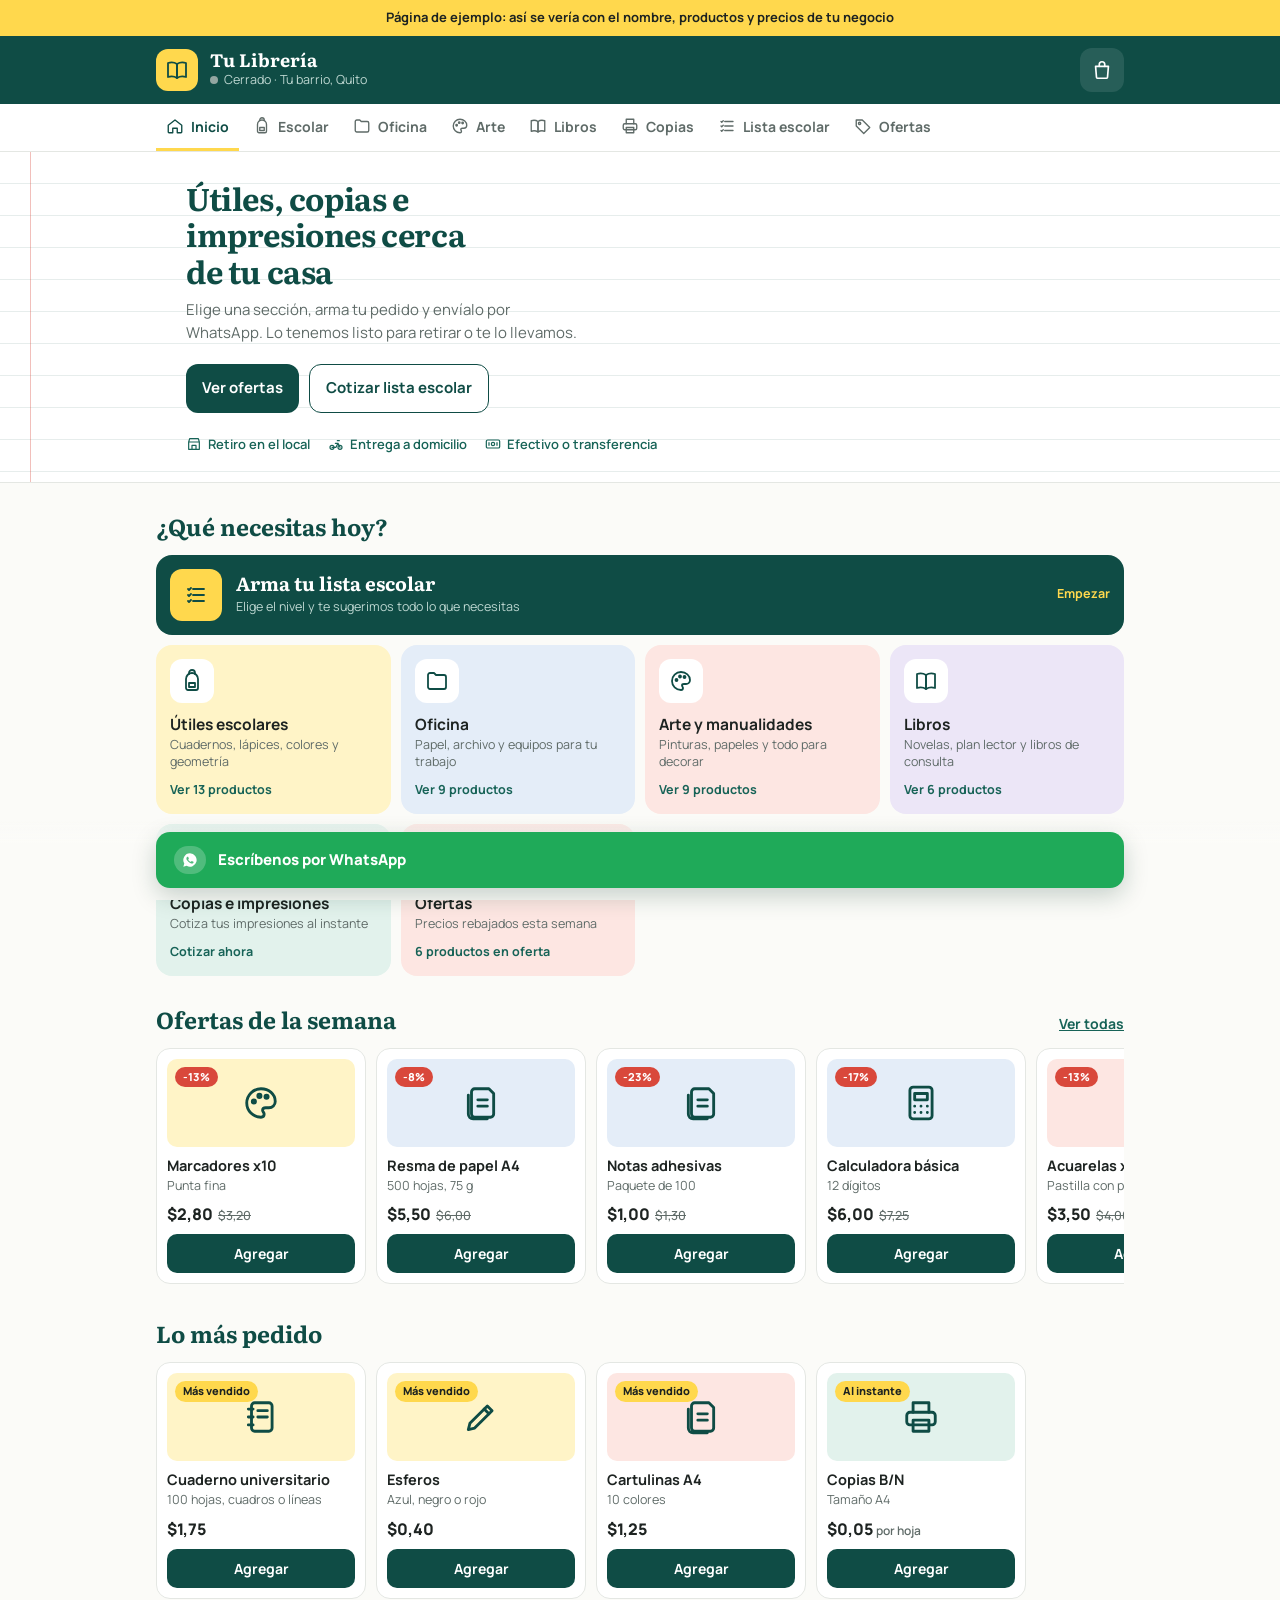
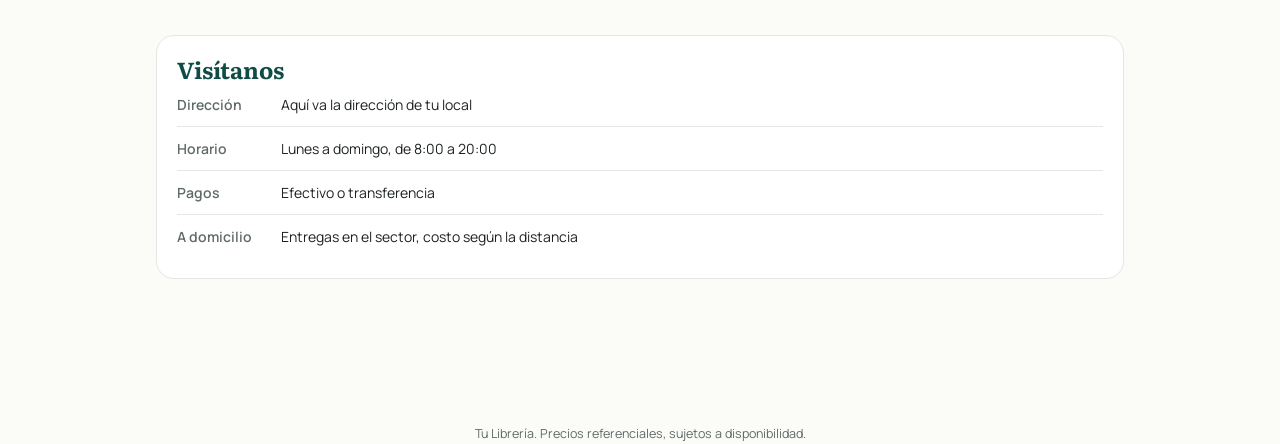
<file: index.html>
<!DOCTYPE html>
<html lang="es">
<head>
<meta charset="UTF-8">
<meta name="viewport" content="width=device-width, initial-scale=1, viewport-fit=cover">
<meta name="theme-color" content="#0f4c45">
<title>Tu Librería</title>
<link rel="preconnect" href="https://fonts.googleapis.com">
<link rel="preconnect" href="https://fonts.gstatic.com" crossorigin>
<link href="https://fonts.googleapis.com/css2?family=Literata:opsz,wght@7..72,600;7..72,700&family=Manrope:wght@400;500;600;700;800&display=swap" rel="stylesheet">
<link rel="stylesheet" href="styles.css">
</head>
<body data-pagina="inicio">
<noscript><p style="padding:16px">Activa JavaScript para ver el catálogo.</p></noscript>
<script src="datos.js"></script>
<script src="app.js"></script>
</body>
</html>
</file>
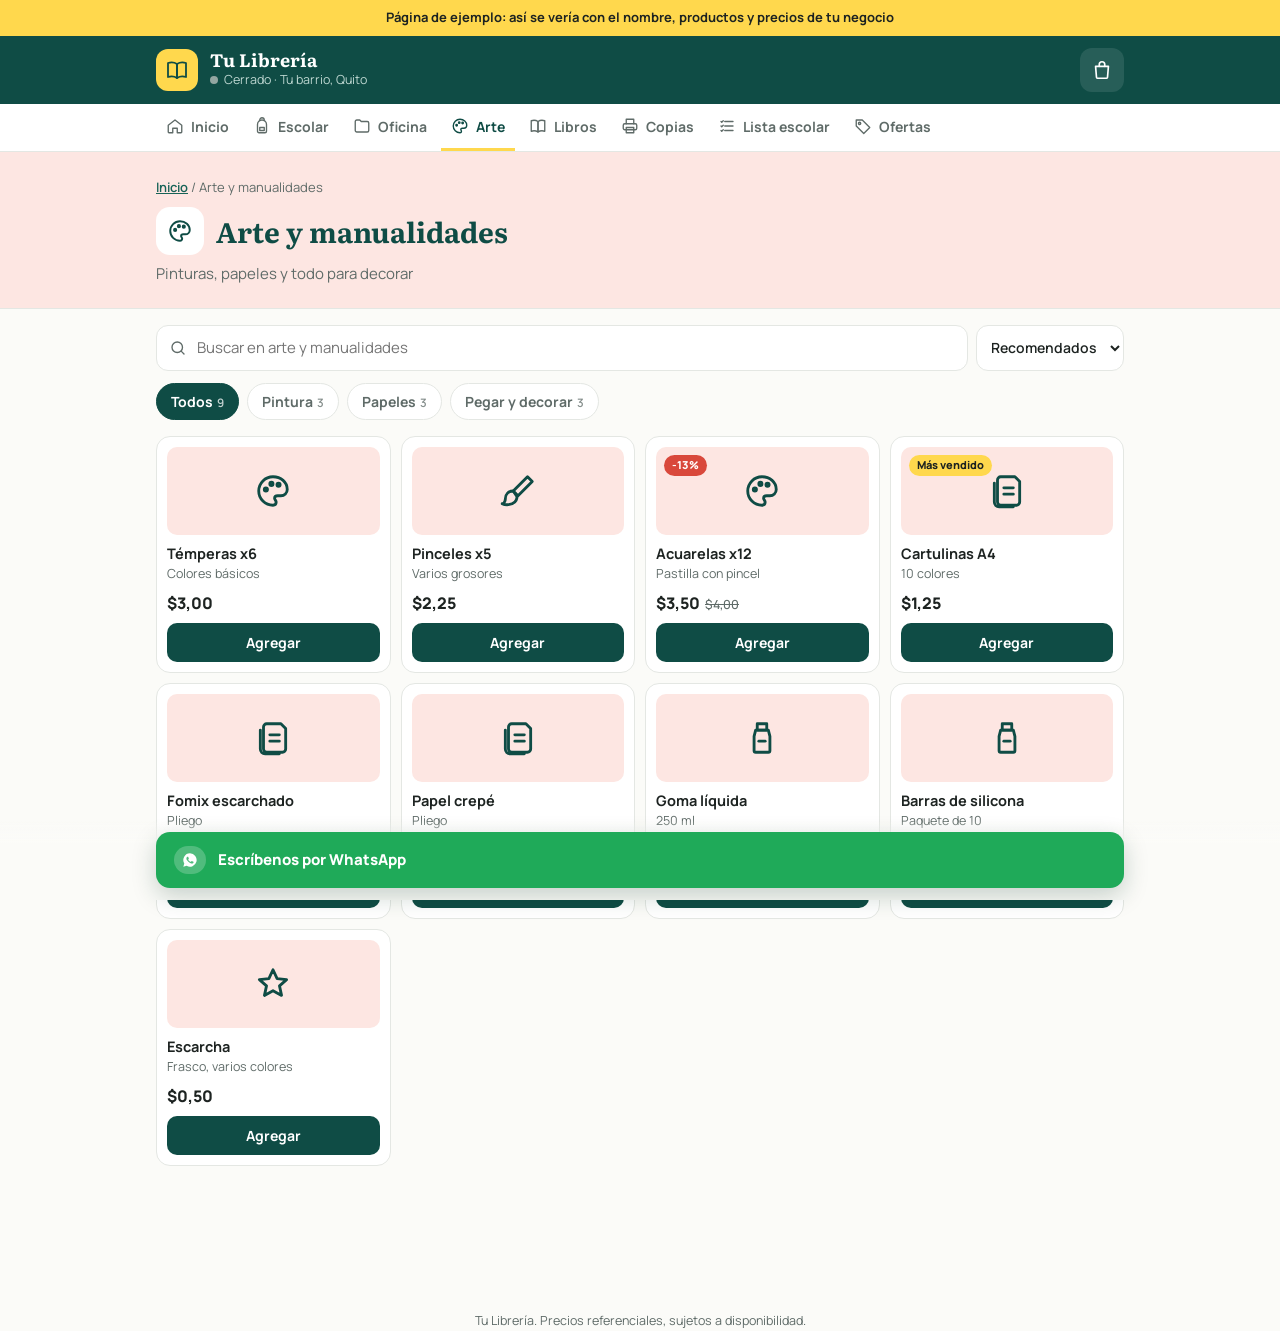
<file: arte.html>
<!DOCTYPE html>
<html lang="es">
<head>
<meta charset="UTF-8">
<meta name="viewport" content="width=device-width, initial-scale=1, viewport-fit=cover">
<meta name="theme-color" content="#0f4c45">
<title>Arte y manualidades</title>
<link rel="preconnect" href="https://fonts.googleapis.com">
<link rel="preconnect" href="https://fonts.gstatic.com" crossorigin>
<link href="https://fonts.googleapis.com/css2?family=Literata:opsz,wght@7..72,600;7..72,700&family=Manrope:wght@400;500;600;700;800&display=swap" rel="stylesheet">
<link rel="stylesheet" href="styles.css">
</head>
<body data-pagina="arte">
<noscript><p style="padding:16px">Activa JavaScript para ver el catálogo.</p></noscript>
<script src="datos.js"></script>
<script src="app.js"></script>
</body>
</html>
</file>
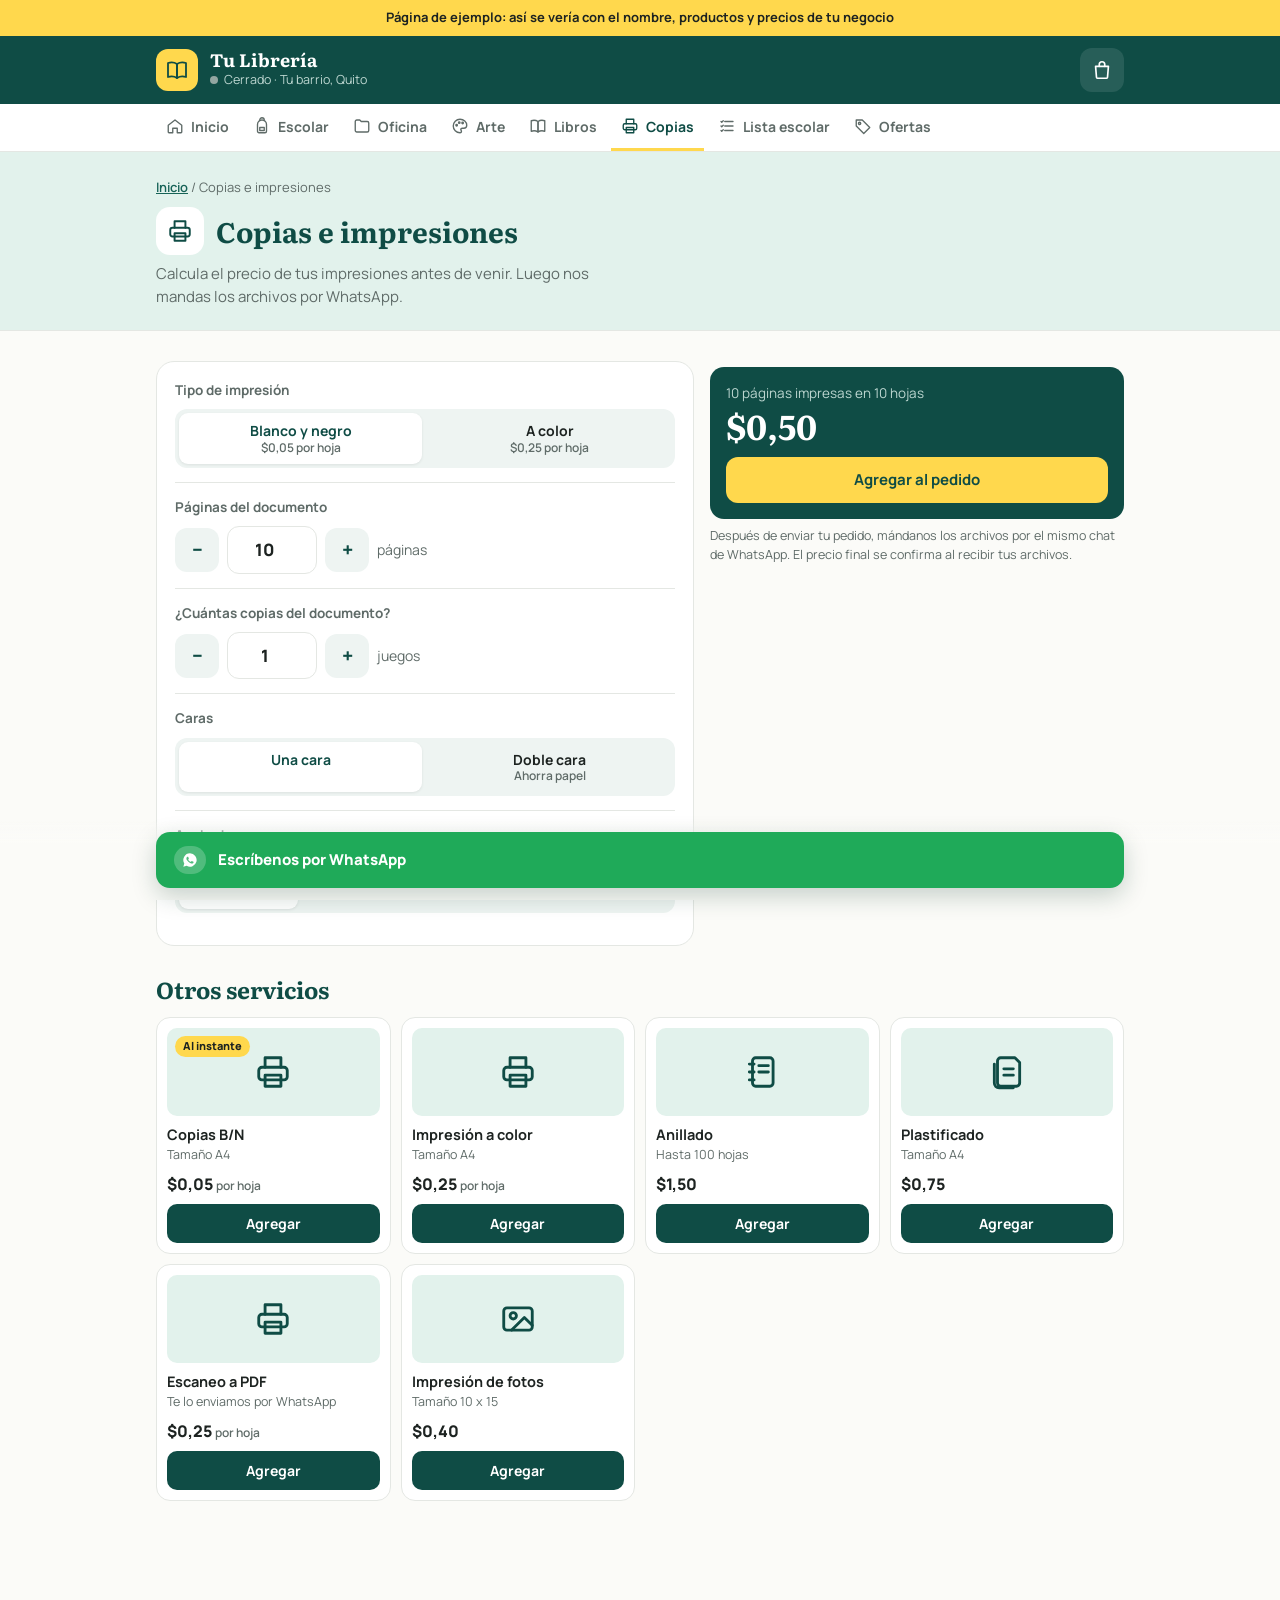
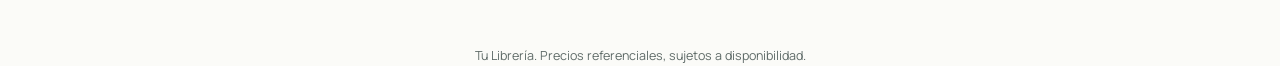
<file: copias.html>
<!DOCTYPE html>
<html lang="es">
<head>
<meta charset="UTF-8">
<meta name="viewport" content="width=device-width, initial-scale=1, viewport-fit=cover">
<meta name="theme-color" content="#0f4c45">
<title>Copias e impresiones</title>
<link rel="preconnect" href="https://fonts.googleapis.com">
<link rel="preconnect" href="https://fonts.gstatic.com" crossorigin>
<link href="https://fonts.googleapis.com/css2?family=Literata:opsz,wght@7..72,600;7..72,700&family=Manrope:wght@400;500;600;700;800&display=swap" rel="stylesheet">
<link rel="stylesheet" href="styles.css">
</head>
<body data-pagina="copias">
<noscript><p style="padding:16px">Activa JavaScript para ver el catálogo.</p></noscript>
<script src="datos.js"></script>
<script src="app.js"></script>
</body>
</html>
</file>
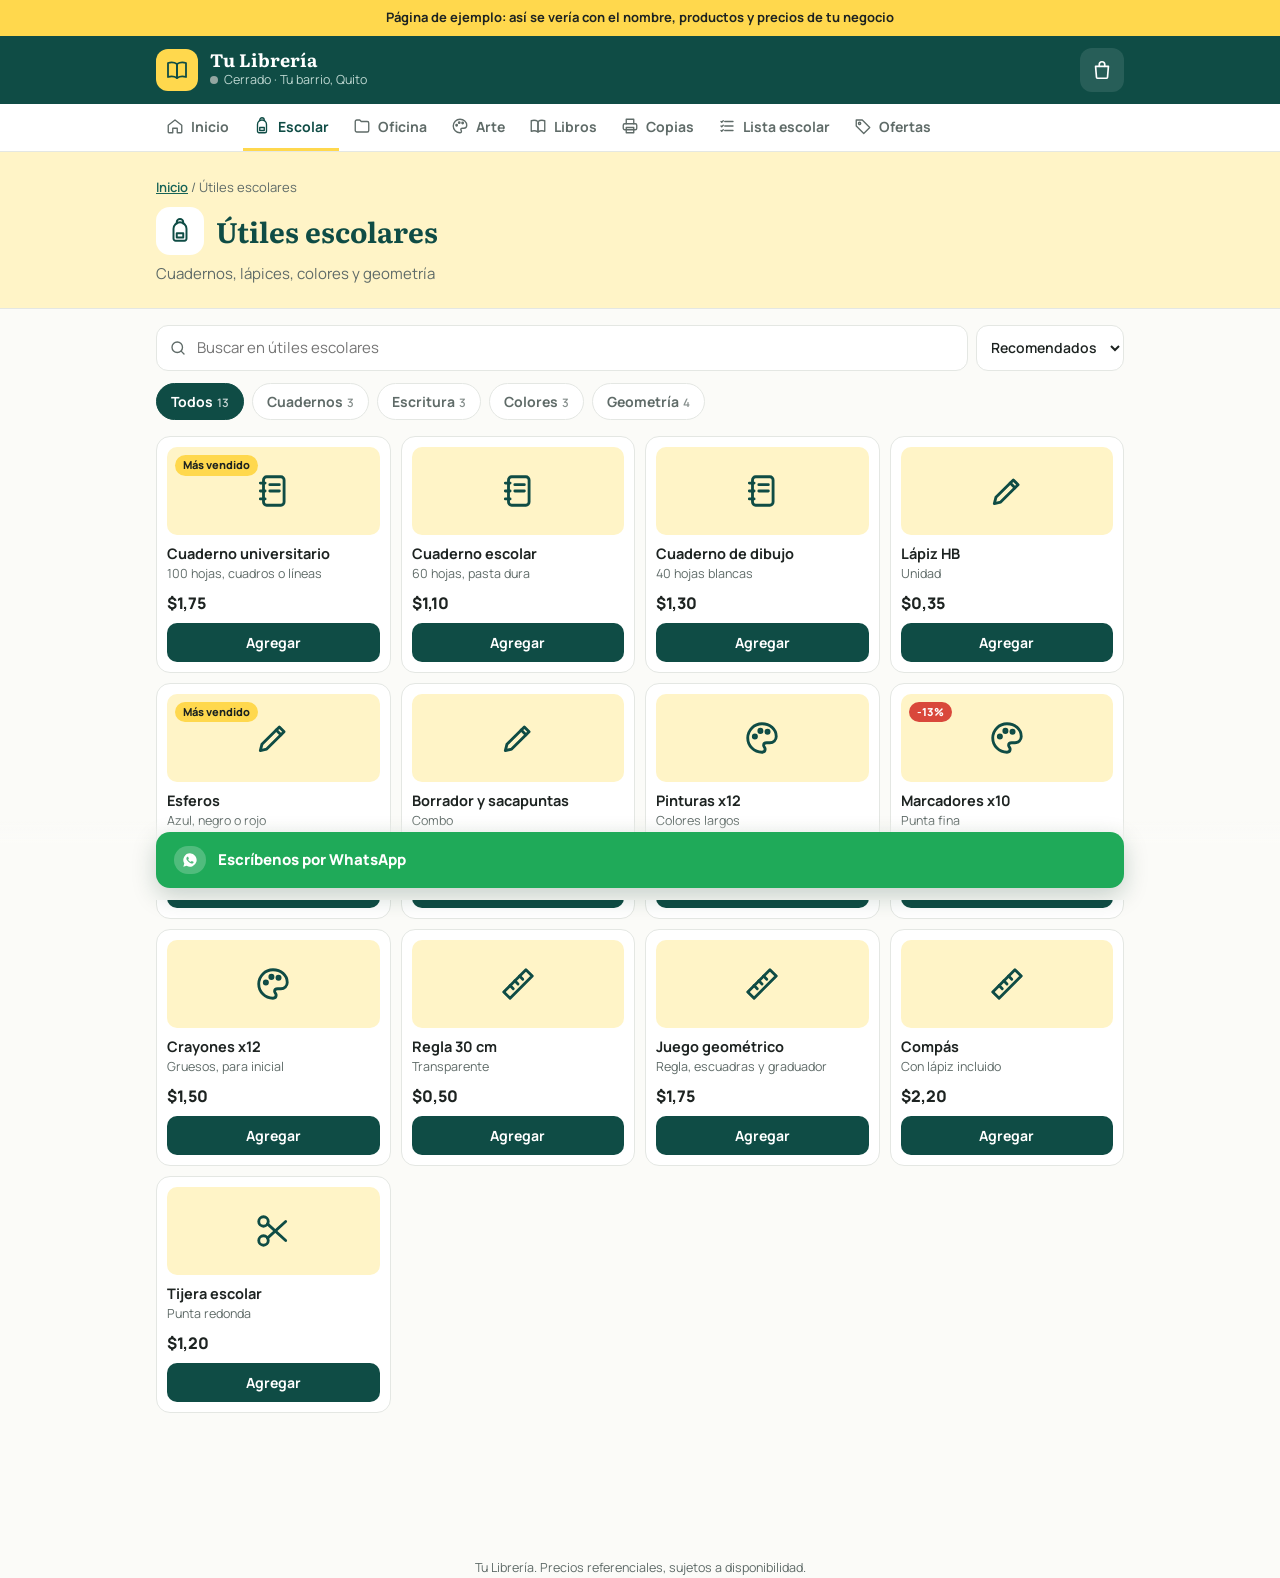
<file: escolar.html>
<!DOCTYPE html>
<html lang="es">
<head>
<meta charset="UTF-8">
<meta name="viewport" content="width=device-width, initial-scale=1, viewport-fit=cover">
<meta name="theme-color" content="#0f4c45">
<title>Útiles escolares</title>
<link rel="preconnect" href="https://fonts.googleapis.com">
<link rel="preconnect" href="https://fonts.gstatic.com" crossorigin>
<link href="https://fonts.googleapis.com/css2?family=Literata:opsz,wght@7..72,600;7..72,700&family=Manrope:wght@400;500;600;700;800&display=swap" rel="stylesheet">
<link rel="stylesheet" href="styles.css">
</head>
<body data-pagina="escolar">
<noscript><p style="padding:16px">Activa JavaScript para ver el catálogo.</p></noscript>
<script src="datos.js"></script>
<script src="app.js"></script>
</body>
</html>
</file>
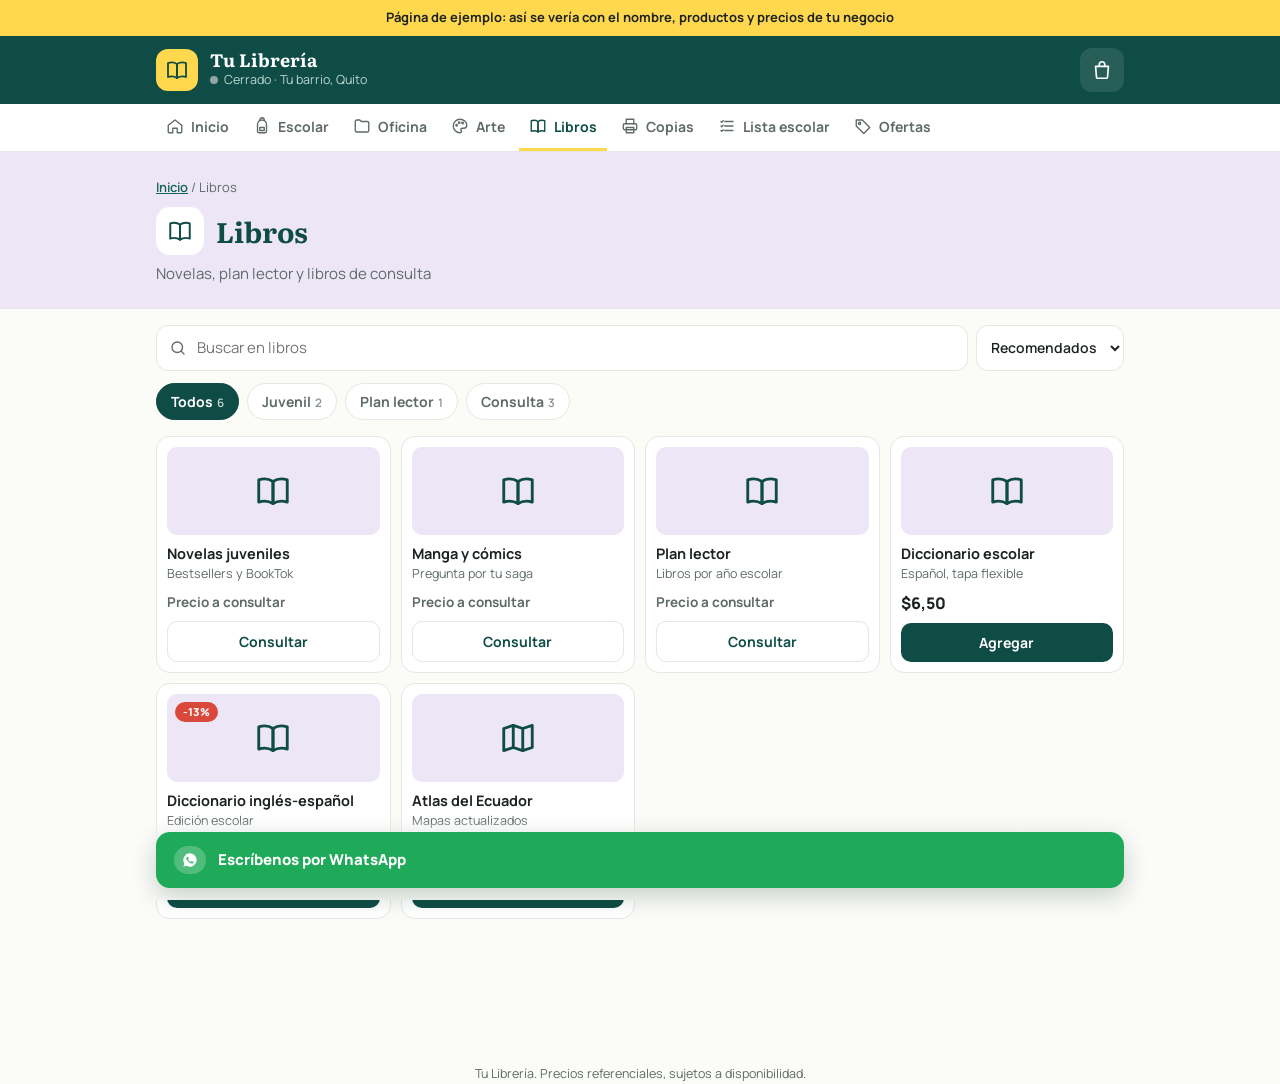
<file: libros.html>
<!DOCTYPE html>
<html lang="es">
<head>
<meta charset="UTF-8">
<meta name="viewport" content="width=device-width, initial-scale=1, viewport-fit=cover">
<meta name="theme-color" content="#0f4c45">
<title>Libros</title>
<link rel="preconnect" href="https://fonts.googleapis.com">
<link rel="preconnect" href="https://fonts.gstatic.com" crossorigin>
<link href="https://fonts.googleapis.com/css2?family=Literata:opsz,wght@7..72,600;7..72,700&family=Manrope:wght@400;500;600;700;800&display=swap" rel="stylesheet">
<link rel="stylesheet" href="styles.css">
</head>
<body data-pagina="libros">
<noscript><p style="padding:16px">Activa JavaScript para ver el catálogo.</p></noscript>
<script src="datos.js"></script>
<script src="app.js"></script>
</body>
</html>
</file>
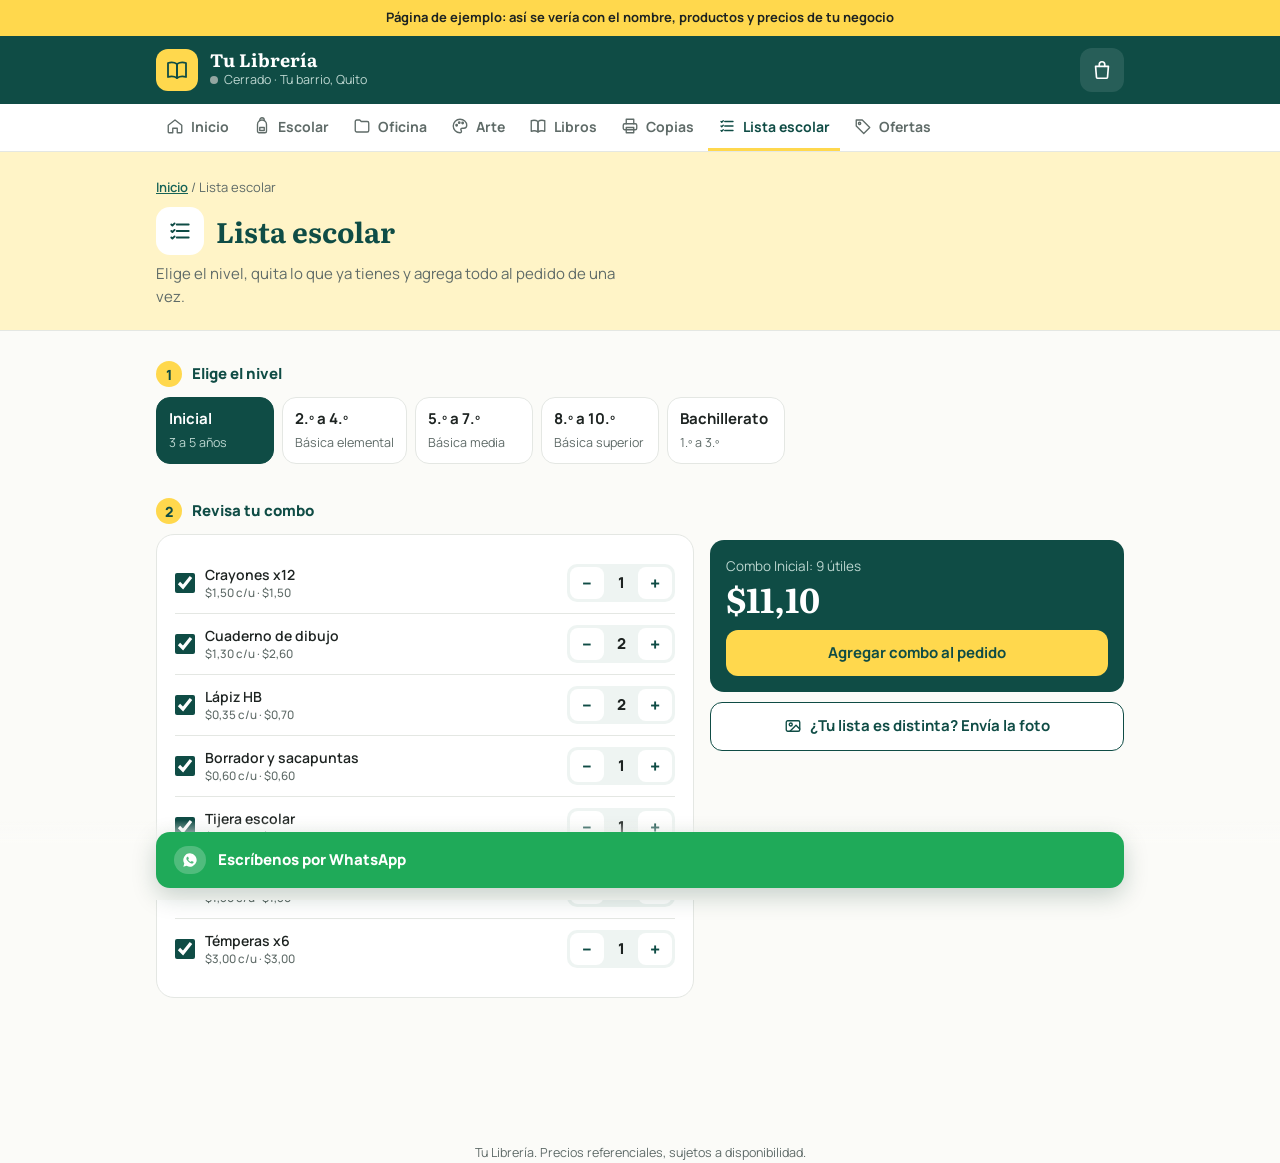
<file: lista-escolar.html>
<!DOCTYPE html>
<html lang="es">
<head>
<meta charset="UTF-8">
<meta name="viewport" content="width=device-width, initial-scale=1, viewport-fit=cover">
<meta name="theme-color" content="#0f4c45">
<title>Lista escolar</title>
<link rel="preconnect" href="https://fonts.googleapis.com">
<link rel="preconnect" href="https://fonts.gstatic.com" crossorigin>
<link href="https://fonts.googleapis.com/css2?family=Literata:opsz,wght@7..72,600;7..72,700&family=Manrope:wght@400;500;600;700;800&display=swap" rel="stylesheet">
<link rel="stylesheet" href="styles.css">
</head>
<body data-pagina="lista">
<noscript><p style="padding:16px">Activa JavaScript para ver el catálogo.</p></noscript>
<script src="datos.js"></script>
<script src="app.js"></script>
</body>
</html>
</file>
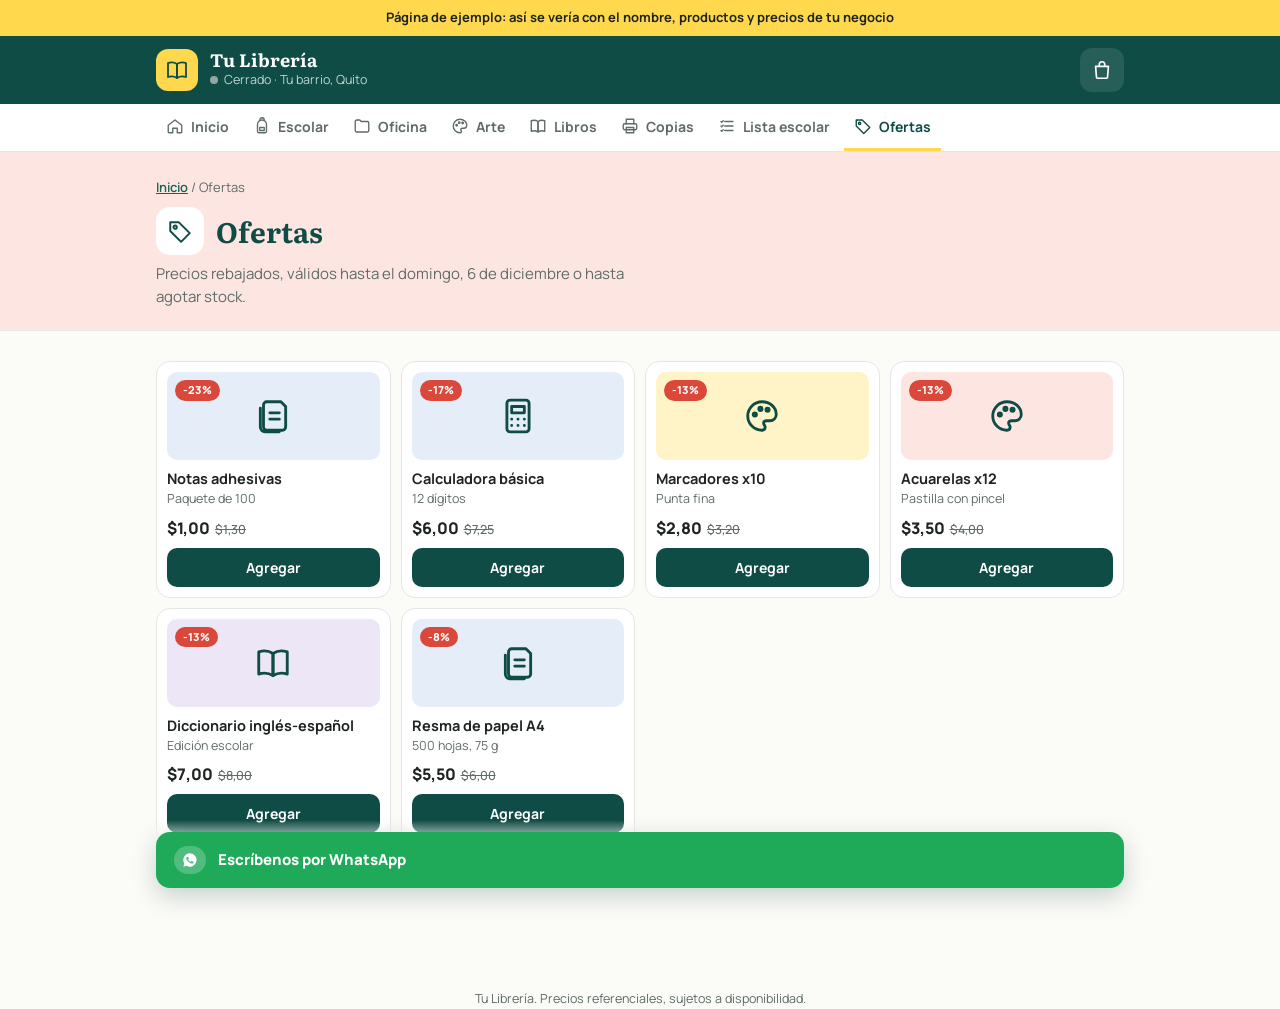
<file: ofertas.html>
<!DOCTYPE html>
<html lang="es">
<head>
<meta charset="UTF-8">
<meta name="viewport" content="width=device-width, initial-scale=1, viewport-fit=cover">
<meta name="theme-color" content="#0f4c45">
<title>Ofertas</title>
<link rel="preconnect" href="https://fonts.googleapis.com">
<link rel="preconnect" href="https://fonts.gstatic.com" crossorigin>
<link href="https://fonts.googleapis.com/css2?family=Literata:opsz,wght@7..72,600;7..72,700&family=Manrope:wght@400;500;600;700;800&display=swap" rel="stylesheet">
<link rel="stylesheet" href="styles.css">
</head>
<body data-pagina="ofertas">
<noscript><p style="padding:16px">Activa JavaScript para ver el catálogo.</p></noscript>
<script src="datos.js"></script>
<script src="app.js"></script>
</body>
</html>
</file>
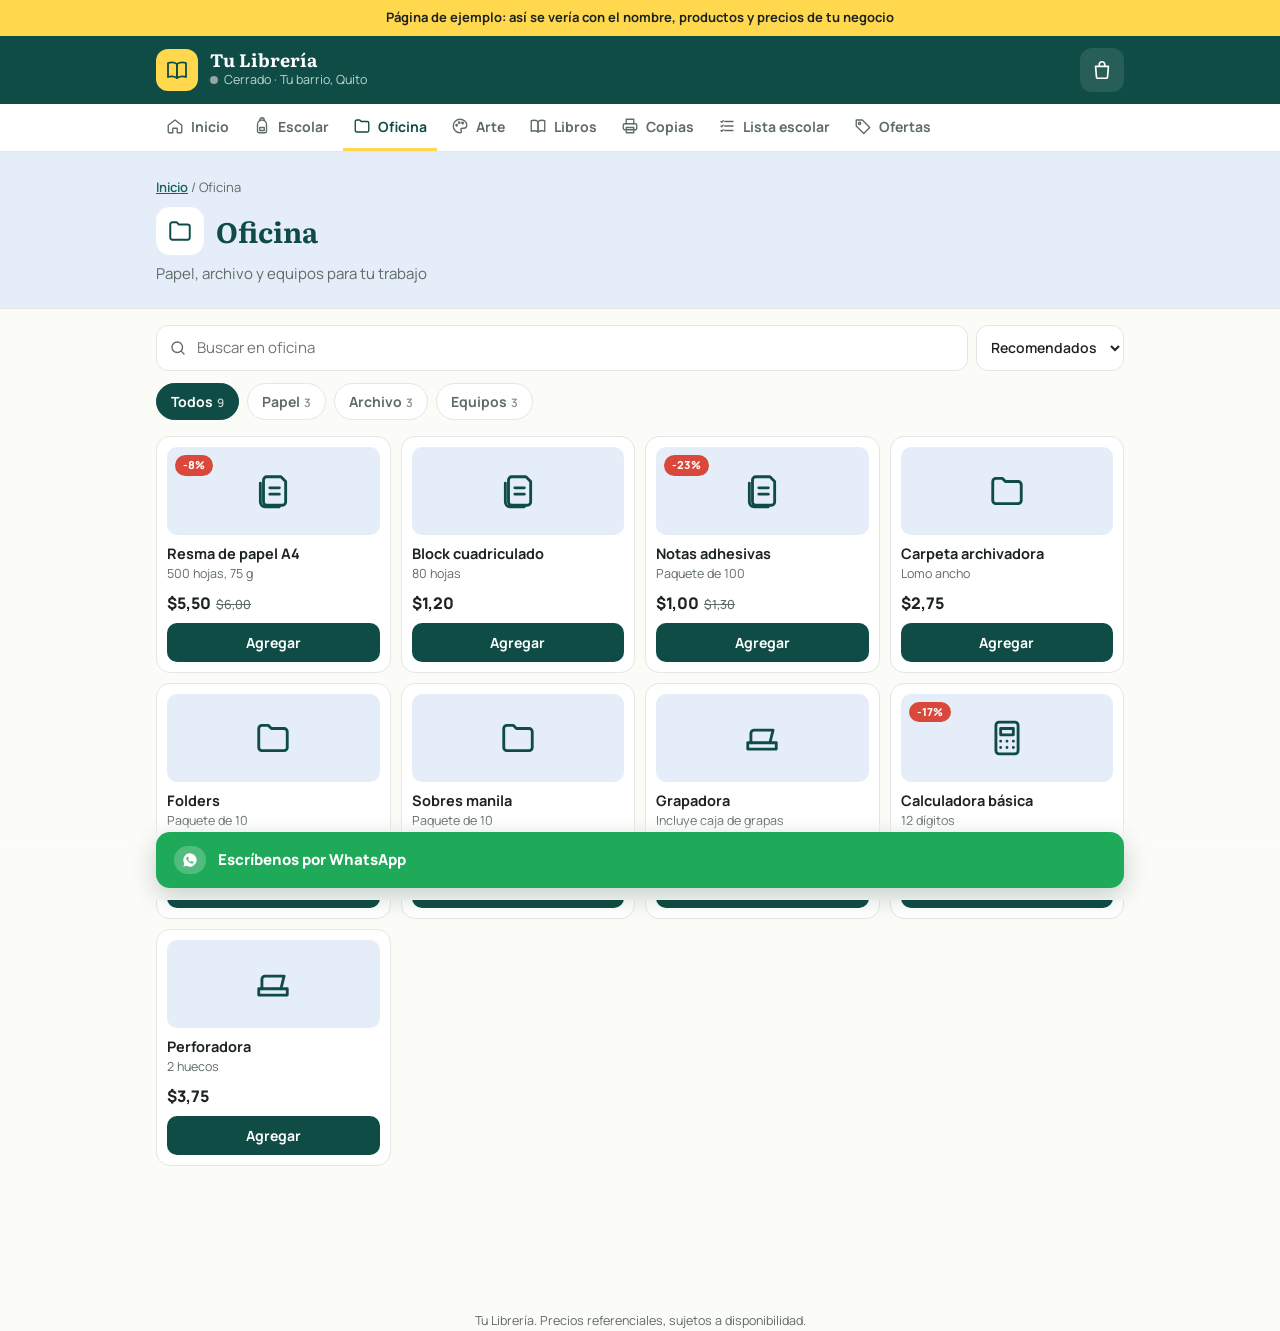
<file: oficina.html>
<!DOCTYPE html>
<html lang="es">
<head>
<meta charset="UTF-8">
<meta name="viewport" content="width=device-width, initial-scale=1, viewport-fit=cover">
<meta name="theme-color" content="#0f4c45">
<title>Oficina</title>
<link rel="preconnect" href="https://fonts.googleapis.com">
<link rel="preconnect" href="https://fonts.gstatic.com" crossorigin>
<link href="https://fonts.googleapis.com/css2?family=Literata:opsz,wght@7..72,600;7..72,700&family=Manrope:wght@400;500;600;700;800&display=swap" rel="stylesheet">
<link rel="stylesheet" href="styles.css">
</head>
<body data-pagina="oficina">
<noscript><p style="padding:16px">Activa JavaScript para ver el catálogo.</p></noscript>
<script src="datos.js"></script>
<script src="app.js"></script>
</body>
</html>
</file>
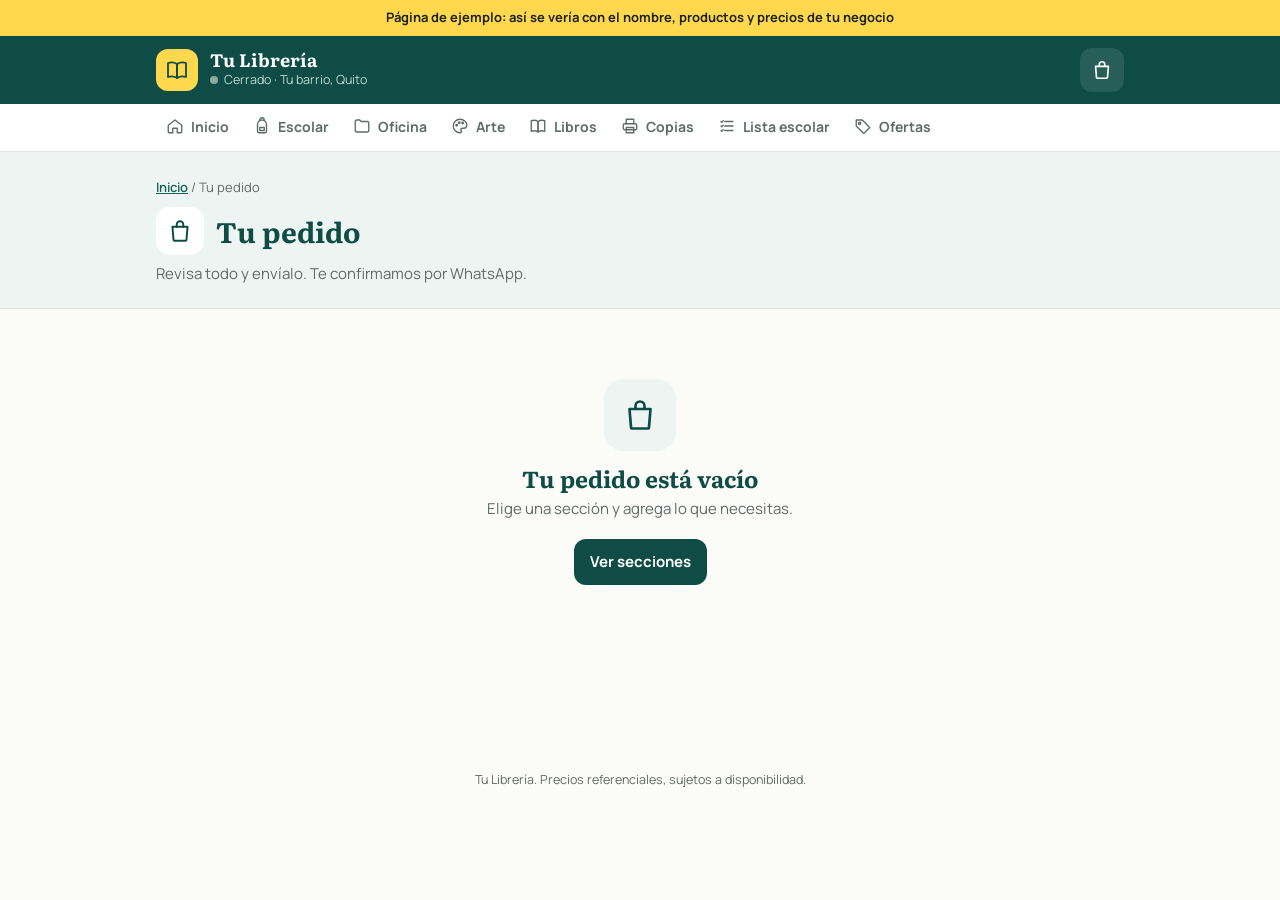
<file: pedido.html>
<!DOCTYPE html>
<html lang="es">
<head>
<meta charset="UTF-8">
<meta name="viewport" content="width=device-width, initial-scale=1, viewport-fit=cover">
<meta name="theme-color" content="#0f4c45">
<title>Tu pedido</title>
<link rel="preconnect" href="https://fonts.googleapis.com">
<link rel="preconnect" href="https://fonts.gstatic.com" crossorigin>
<link href="https://fonts.googleapis.com/css2?family=Literata:opsz,wght@7..72,600;7..72,700&family=Manrope:wght@400;500;600;700;800&display=swap" rel="stylesheet">
<link rel="stylesheet" href="styles.css">
</head>
<body data-pagina="pedido">
<noscript><p style="padding:16px">Activa JavaScript para ver el catálogo.</p></noscript>
<script src="datos.js"></script>
<script src="app.js"></script>
</body>
</html>
</file>
<file: styles.css>
:root{
  --pino:#0f4c45;
  --pino-2:#176357;
  --resaltador:#ffd84d;
  --rojo:#d9483b;
  --papel:#fbfbf8;
  --blanco:#ffffff;
  --grafito:#1d2321;
  --gris:#5f6b68;
  --linea:#e4e7e3;
  --tinte:#eef4f2;
  --wa:#1faa59;
}
*{box-sizing:border-box;margin:0;padding:0}
html{-webkit-text-size-adjust:100%;scroll-behavior:smooth}
@media (prefers-reduced-motion:reduce){ html{scroll-behavior:auto} }
body{font-family:'Manrope',system-ui,sans-serif;background:var(--papel);color:var(--grafito);line-height:1.5;font-size:15px}
button,input,select,textarea{font:inherit;color:inherit}
button{background:none;border:0;cursor:pointer}
a{color:inherit}
:focus-visible{outline:3px solid var(--resaltador);outline-offset:2px;border-radius:8px}
.wrap{max-width:1000px;margin:0 auto;padding:0 16px}
.serif{font-family:'Literata',serif}

.demo{background:var(--resaltador);color:var(--grafito);text-align:center;font-size:13px;font-weight:700;padding:8px 16px}

/* ---------- Cabecera ---------- */
.top{background:var(--pino);color:var(--blanco)}
.top .wrap{display:flex;align-items:center;gap:12px;padding-top:12px;padding-bottom:12px}
.marca{flex:1;min-width:0;display:flex;align-items:center;gap:12px;text-decoration:none}
.marca .logo,.logo{flex:0 0 42px;height:42px;border-radius:12px;background:var(--resaltador);display:grid;place-items:center;color:var(--pino)}
.logo svg{width:24px;height:24px}
.marca div{min-width:0}
.marca b{display:block;font-family:'Literata',serif;font-size:18px;line-height:1.2;white-space:nowrap;overflow:hidden;text-overflow:ellipsis}
.marca div span{display:flex;align-items:center;gap:6px;font-size:12.5px;color:#bcd6d0}
.punto{width:8px;height:8px;border-radius:50%;background:#93a6a1;flex:0 0 8px}
.punto.on{background:#5be08d;box-shadow:0 0 0 3px rgba(91,224,141,.25)}
.carrito{position:relative;flex:0 0 44px;height:44px;border-radius:12px;background:rgba(255,255,255,.1);display:grid;place-items:center;text-decoration:none}
.carrito svg{width:22px;height:22px}
.badge{position:absolute;top:-5px;right:-5px;min-width:20px;height:20px;padding:0 5px;border-radius:999px;background:var(--resaltador);color:var(--pino);font-size:12px;font-weight:800;display:grid;place-items:center}
.badge[hidden]{display:none}
@media (prefers-reduced-motion:no-preference){ .badge.salta{animation:salta .35s ease} @keyframes salta{40%{transform:scale(1.35)}} }

.menu{background:var(--blanco);border-bottom:1px solid var(--linea);position:sticky;top:0;z-index:15}
.menu .wrap{display:flex;gap:4px;overflow-x:auto;scrollbar-width:none}
.menu .wrap::-webkit-scrollbar{display:none}
.menu a{flex:0 0 auto;display:flex;align-items:center;gap:7px;padding:12px 10px 11px;font-weight:700;font-size:14px;color:var(--gris);text-decoration:none;border-bottom:3px solid transparent;white-space:nowrap}
.menu a svg{width:18px;height:18px}
.menu a.activo{color:var(--pino);border-bottom-color:var(--resaltador)}

main{padding-bottom:120px;min-height:60vh}

/* ---------- Portada (hoja de cuaderno) ---------- */
.hero{
  background-color:var(--blanco);
  background-image:
    linear-gradient(to right, transparent 30px, rgba(217,72,59,.35) 30px, rgba(217,72,59,.35) 31px, transparent 31px),
    repeating-linear-gradient(to bottom, transparent 0, transparent 31px, rgba(15,76,69,.10) 31px, rgba(15,76,69,.10) 32px);
  border-bottom:1px solid var(--linea);
}
.hero .wrap{padding-top:28px;padding-bottom:28px;padding-left:46px}
.hero h1{font-family:'Literata',serif;font-weight:700;font-size:31px;line-height:1.18;letter-spacing:-.4px;color:var(--pino);max-width:16ch}
.hero p{color:var(--gris);margin-top:10px;max-width:44ch}
.acciones{display:flex;flex-wrap:wrap;gap:10px;margin-top:20px}
.btn{display:inline-flex;align-items:center;justify-content:center;gap:8px;font-weight:700;border-radius:12px;padding:12px 16px;text-decoration:none}
.btn svg{width:18px;height:18px}
.btn-pri{background:var(--pino);color:var(--blanco)}
.btn-sec{background:var(--blanco);color:var(--pino);border:1.5px solid var(--pino)}
.btn-wa{background:var(--wa);color:#fff}
.ventajas{display:flex;flex-wrap:wrap;gap:8px 18px;margin-top:22px;font-size:13px;font-weight:600;color:var(--pino-2)}
.ventajas span{display:inline-flex;align-items:center;gap:6px}
.ventajas svg{width:16px;height:16px}

/* ---------- Títulos ---------- */
.bloque{padding-top:30px}
.cab{display:flex;align-items:baseline;justify-content:space-between;gap:12px;margin-bottom:14px}
h2{font-family:'Literata',serif;font-size:23px;color:var(--pino);line-height:1.2}
.cab a{font-weight:700;font-size:14px;color:var(--pino-2)}

.encabezado{background:var(--t,var(--tinte));border-bottom:1px solid var(--linea)}
.encabezado .wrap{padding-top:18px;padding-bottom:22px}
.migas{font-size:13px;color:var(--gris)}
.migas a{color:var(--pino-2);font-weight:600}
.encabezado h1{display:flex;align-items:center;gap:12px;margin-top:10px;font-family:'Literata',serif;font-size:28px;line-height:1.15;color:var(--pino)}
.encabezado h1 i{flex:0 0 48px;height:48px;border-radius:14px;background:var(--blanco);display:grid;place-items:center;color:var(--pino)}
.encabezado h1 svg{width:26px;height:26px}
.encabezado p{color:var(--gris);margin-top:8px;max-width:52ch}

/* ---------- Secciones (inicio) ---------- */
.tiles{display:grid;grid-template-columns:repeat(2,minmax(0,1fr));gap:10px}
@media (min-width:720px){ .tiles{grid-template-columns:repeat(4,minmax(0,1fr))} }
.tile{background:var(--t);border-radius:16px;padding:14px;text-decoration:none;display:flex;flex-direction:column;min-height:150px;position:relative;overflow:hidden}
.tile i{width:44px;height:44px;border-radius:12px;background:var(--blanco);display:grid;place-items:center;color:var(--pino)}
.tile i svg{width:24px;height:24px}
.tile b{display:block;margin-top:12px;font-size:15.5px;line-height:1.25;color:var(--grafito)}
.tile span{font-size:12.5px;color:var(--gris);line-height:1.35;margin-top:3px}
.tile small{margin-top:auto;padding-top:10px;font-weight:700;font-size:12.5px;color:var(--pino-2)}
.tile.grande{grid-column:1 / -1;min-height:0;flex-direction:row;align-items:center;gap:14px;background:var(--pino);color:var(--blanco)}
.tile.grande i{flex:0 0 52px;height:52px;background:var(--resaltador)}
.tile.grande b{margin-top:0;color:var(--blanco);font-family:'Literata',serif;font-size:19px}
.tile.grande span{color:#bcd6d0}
.tile.grande small{margin:0 0 0 auto;padding:0;color:var(--resaltador);white-space:nowrap}
@media (prefers-reduced-motion:no-preference){ .tile{transition:transform .15s} .tile:active{transform:scale(.98)} }

.carrusel{display:flex;gap:10px;overflow-x:auto;scroll-snap-type:x mandatory;padding-bottom:6px;scrollbar-width:none}
.carrusel::-webkit-scrollbar{display:none}
.carrusel .card{flex:0 0 46%;max-width:210px;scroll-snap-align:start}

/* ---------- Tarjetas de producto ---------- */
.grid{display:grid;grid-template-columns:repeat(2,minmax(0,1fr));gap:10px}
@media (min-width:640px){ .grid{grid-template-columns:repeat(3,minmax(0,1fr))} }
@media (min-width:900px){ .grid{grid-template-columns:repeat(4,minmax(0,1fr))} }
.card{background:var(--blanco);border:1px solid var(--linea);border-radius:14px;padding:10px;display:flex;flex-direction:column;cursor:pointer}
.img{height:88px;border-radius:10px;background:var(--t,var(--tinte));display:grid;place-items:center;color:var(--pino);position:relative;overflow:hidden}
.img svg{width:38px;height:38px}
.img img{width:100%;height:100%;object-fit:cover}
.tag{position:absolute;left:8px;top:8px;font-size:11px;font-weight:800;padding:2px 8px;border-radius:999px;background:var(--resaltador);color:var(--grafito)}
.tag.oferta{background:var(--rojo);color:var(--blanco)}
.card h3{font-size:14.5px;font-weight:700;line-height:1.3;margin-top:10px}
.card p{font-size:12.5px;color:var(--gris);line-height:1.35;margin-top:2px}
.precio{margin-top:auto;padding-top:8px;font-weight:800;font-size:16px}
.precio s{font-weight:500;font-size:12.5px;color:var(--gris);margin-left:5px}
.precio em{font-style:normal;font-weight:600;font-size:12px;color:var(--gris);margin-left:3px}
.precio.consulta{font-size:13.5px;font-weight:700;color:var(--gris)}
.acc{margin-top:8px}
.b-add,.b-con{width:100%;padding:9px;border-radius:10px;font-weight:700;font-size:14px}
.b-add{background:var(--pino);color:var(--blanco)}
.b-con{border:1.5px solid var(--linea);color:var(--pino);background:var(--blanco)}
.step{display:flex;align-items:center;justify-content:space-between;background:var(--tinte);border-radius:10px;padding:3px}
.step button{width:34px;height:32px;border-radius:8px;background:var(--blanco);color:var(--pino);font-weight:800;font-size:18px;line-height:1}
.step span{font-weight:800;min-width:24px;text-align:center}
.vacio{padding:36px 0;text-align:center;color:var(--gris)}

/* ---------- Herramientas de sección ---------- */
.herr{display:flex;gap:8px;padding-top:16px}
.buscar{position:relative;flex:1;min-width:0}
.buscar svg{position:absolute;left:13px;top:50%;transform:translateY(-50%);width:18px;height:18px;color:var(--gris)}
.buscar input{width:100%;padding:11px 12px 11px 40px;border:1px solid var(--linea);border-radius:12px;background:var(--blanco)}
.buscar input:focus,.herr select:focus{outline:none;border-color:var(--pino-2)}
.herr select{flex:0 0 auto;max-width:44%;padding:11px 10px;border:1px solid var(--linea);border-radius:12px;background:var(--blanco);font-weight:600;font-size:14px}
.chips{display:flex;gap:8px;overflow-x:auto;padding:12px 0 16px;scrollbar-width:none}
.chips::-webkit-scrollbar{display:none}
.chips button{flex:0 0 auto;padding:7px 14px;border-radius:999px;font-weight:700;font-size:14px;color:var(--gris);background:var(--blanco);border:1px solid var(--linea);white-space:nowrap}
.chips button small{font-weight:600;opacity:.75;margin-left:4px}
.chips button.activo{background:var(--pino);border-color:var(--pino);color:var(--blanco)}

/* ---------- Paneles (cotizador, lista, pedido) ---------- */
.panel{background:var(--blanco);border:1px solid var(--linea);border-radius:18px;padding:18px}
.campo{padding:14px 0;border-top:1px solid var(--linea)}
.campo:first-child{border-top:0;padding-top:0}
.campo > b{display:block;font-size:13.5px;color:var(--gris);margin-bottom:9px}
.seg{display:grid;grid-template-columns:repeat(auto-fit,minmax(118px,1fr));gap:6px;background:var(--tinte);padding:4px;border-radius:12px}
.seg label{position:relative;text-align:center;padding:9px 6px;border-radius:9px;font-weight:700;font-size:14px;cursor:pointer;line-height:1.25}
.seg label small{display:block;font-weight:600;font-size:12px;color:var(--gris)}
.seg input{position:absolute;opacity:0;pointer-events:none}
.seg label:has(input:checked){background:var(--blanco);color:var(--pino);box-shadow:0 1px 3px rgba(0,0,0,.08)}
.seg label:has(input:focus-visible){outline:3px solid var(--resaltador)}
.num{display:flex;align-items:center;gap:8px}
.num button{width:44px;height:44px;border-radius:12px;background:var(--tinte);color:var(--pino);font-weight:800;font-size:20px}
.num input{width:90px;text-align:center;padding:10px;border:1px solid var(--linea);border-radius:12px;font-weight:800;font-size:17px}
.num span{color:var(--gris);font-size:14px}
.cuenta{margin-top:6px;background:var(--pino);color:var(--blanco);border-radius:14px;padding:16px}
.cuenta p{color:#bcd6d0;font-size:13.5px}
.cuenta strong{display:block;font-family:'Literata',serif;font-size:34px;line-height:1.1;margin:4px 0 12px}
.cuenta .btn{width:100%;background:var(--resaltador);color:var(--pino)}
.dos{display:grid;gap:16px}
.dos > *{min-width:0}
@media (min-width:820px){ .dos{grid-template-columns:1.3fr 1fr;align-items:start} .dos .pegado{position:sticky;top:64px} }

.niveles{display:flex;gap:8px;overflow-x:auto;padding-bottom:4px;scrollbar-width:none}
.niveles::-webkit-scrollbar{display:none}
.niveles label{flex:0 0 auto;min-width:118px;border:1.5px solid var(--linea);border-radius:14px;padding:10px 12px;background:var(--blanco);cursor:pointer}
.niveles label b{display:block;font-size:15px}
.niveles label small{color:var(--gris);font-size:12.5px}
.niveles input{position:absolute;opacity:0;pointer-events:none}
.niveles label:has(input:checked){border-color:var(--pino);background:var(--pino);color:var(--blanco)}
.niveles label:has(input:checked) small{color:#bcd6d0}
.niveles label:has(input:focus-visible){outline:3px solid var(--resaltador)}
.paso{display:flex;align-items:center;gap:10px;font-weight:800;color:var(--pino);margin-bottom:10px}
.paso::before{content:attr(data-n);flex:0 0 26px;height:26px;border-radius:50%;background:var(--resaltador);display:grid;place-items:center;font-size:14px}

.fila-it{display:flex;align-items:center;gap:10px;padding:11px 0;border-top:1px solid var(--linea)}
.fila-it:first-child{border-top:0}
.fila-it input[type=checkbox]{width:20px;height:20px;accent-color:var(--pino);flex:0 0 20px}
.fila-it .nm{flex:1;min-width:0;font-size:14px;font-weight:600;line-height:1.3}
.fila-it .nm small{display:block;color:var(--gris);font-weight:500}
.fila-it .step{flex:0 0 108px}
.fila-it.off .nm{opacity:.45}
.quitar{font-size:13px;font-weight:700;color:var(--rojo);padding:6px 8px}

.opciones{display:flex;gap:8px;flex-wrap:wrap}
.opciones label{flex:1;min-width:140px;border:1.5px solid var(--linea);border-radius:12px;padding:10px 12px;font-weight:600;font-size:14px;display:flex;gap:8px;align-items:center;cursor:pointer}
.opciones label:has(input:checked){border-color:var(--pino);background:var(--tinte)}
.opciones input{accent-color:var(--pino)}
.texto{width:100%;padding:11px 12px;border:1px solid var(--linea);border-radius:12px;background:var(--blanco)}
textarea.texto{min-height:70px;resize:vertical}
.nota{font-size:12.5px;color:var(--gris);margin-top:8px}
.total{display:flex;justify-content:space-between;align-items:baseline;font-weight:800;font-size:18px}
.vaciar{display:block;margin:14px auto 0;font-size:13px;font-weight:700;color:var(--gris);text-decoration:underline}
.vacio-grande{text-align:center;padding:40px 16px}
.vacio-grande i{display:inline-grid;place-items:center;width:72px;height:72px;border-radius:20px;background:var(--tinte);color:var(--pino)}
.vacio-grande i svg{width:36px;height:36px}
.vacio-grande h2{margin-top:14px}
.vacio-grande p{color:var(--gris);margin:6px 0 18px}

/* ---------- Visítanos ---------- */
.ficha{background:var(--blanco);border:1px solid var(--linea);border-radius:18px;padding:20px}
.fila{display:flex;gap:12px;padding:11px 0;border-top:1px solid var(--linea);font-size:14px}
.fila:first-of-type{border-top:0}
.fila b{flex:0 0 92px;color:var(--gris);font-weight:600}
.fila a{color:var(--pino);font-weight:700}
footer{text-align:center;color:var(--gris);font-size:12.5px;padding:26px 16px 0}

/* ---------- Barra inferior ---------- */
.barra{position:fixed;left:0;right:0;bottom:0;z-index:20;padding:12px 16px calc(12px + env(safe-area-inset-bottom));background:linear-gradient(to top,var(--papel) 70%,rgba(251,251,248,0))}
.barra a,.barra button{max-width:968px;width:100%;margin:0 auto;display:flex;align-items:center;gap:12px;background:var(--wa);color:#fff;border-radius:14px;padding:14px 18px;font-weight:800;box-shadow:0 8px 24px rgba(15,60,40,.22);text-decoration:none;text-align:left}
.barra .cnt{background:rgba(255,255,255,.22);border-radius:999px;min-width:28px;height:28px;display:grid;place-items:center;font-size:14px;padding:0 8px}
.barra .cnt svg{width:16px;height:16px}
.barra .txt{flex:1}
.barra .tot{font-size:16px}

/* ---------- Ventana de producto ---------- */
.fondo{position:fixed;inset:0;z-index:40;background:rgba(10,25,22,.45);display:none}
.fondo.abierto{display:block}
.hoja{position:absolute;left:0;right:0;bottom:0;max-width:560px;margin:0 auto;background:var(--blanco);border-radius:22px 22px 0 0;max-height:90vh;overflow-y:auto;padding:16px 18px calc(18px + env(safe-area-inset-bottom))}
@media (min-width:720px){ .hoja{bottom:auto;top:50%;transform:translateY(-50%);border-radius:22px} }
@media (prefers-reduced-motion:no-preference){ .fondo.abierto .hoja{animation:sube .22s ease-out} @keyframes sube{from{opacity:.4;margin-top:24px}to{opacity:1;margin-top:0}} }
.cerrar{position:absolute;right:14px;top:14px;width:38px;height:38px;border-radius:50%;background:var(--blanco);color:var(--pino);font-size:22px;font-weight:700;box-shadow:0 1px 4px rgba(0,0,0,.12);z-index:2}
.hoja .img{height:190px;border-radius:16px}
.hoja .img svg{width:76px;height:76px}
.hoja .sec{display:inline-block;margin-top:14px;font-size:12.5px;font-weight:700;color:var(--pino-2)}
.hoja h2{margin-top:4px;font-size:24px}
.hoja .desc{color:var(--gris);margin-top:4px}
.hoja .precio{font-size:22px;padding-top:12px}
.hoja .compra{display:flex;gap:10px;margin-top:16px}
.hoja .compra .step{flex:0 0 130px}
.hoja .compra .step button{width:40px;height:40px}
.hoja .compra .btn{flex:1}

/* ---------- Aviso ---------- */
.aviso{position:fixed;left:16px;right:16px;bottom:88px;z-index:30;max-width:460px;margin:0 auto;background:var(--grafito);color:#fff;border-radius:14px;padding:12px 14px;display:flex;align-items:center;gap:10px;font-size:14px;font-weight:600;opacity:0;transform:translateY(10px);pointer-events:none}
.aviso.ver{opacity:1;transform:none;pointer-events:auto}
@media (prefers-reduced-motion:no-preference){ .aviso{transition:opacity .2s,transform .2s} }
.aviso span{flex:1}
.aviso a{color:var(--resaltador);font-weight:800;text-decoration:none;white-space:nowrap}
</file>
